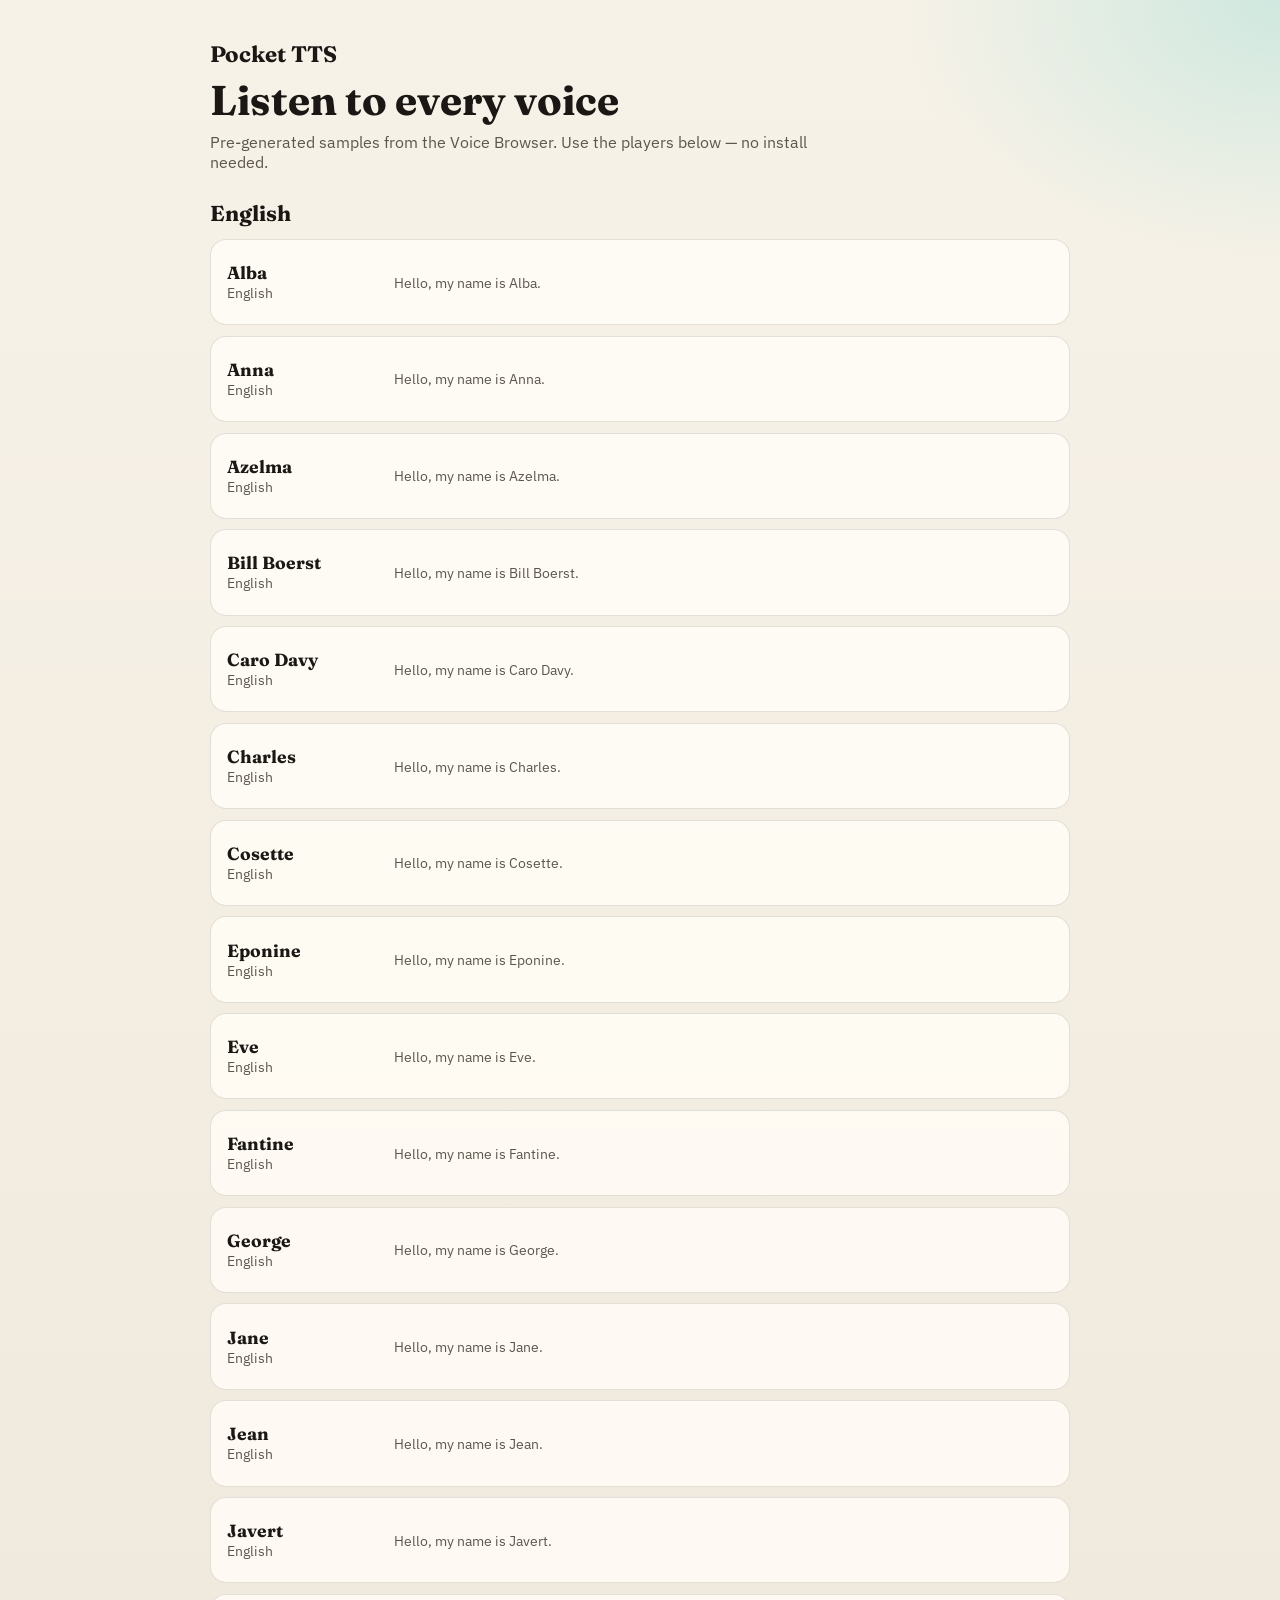
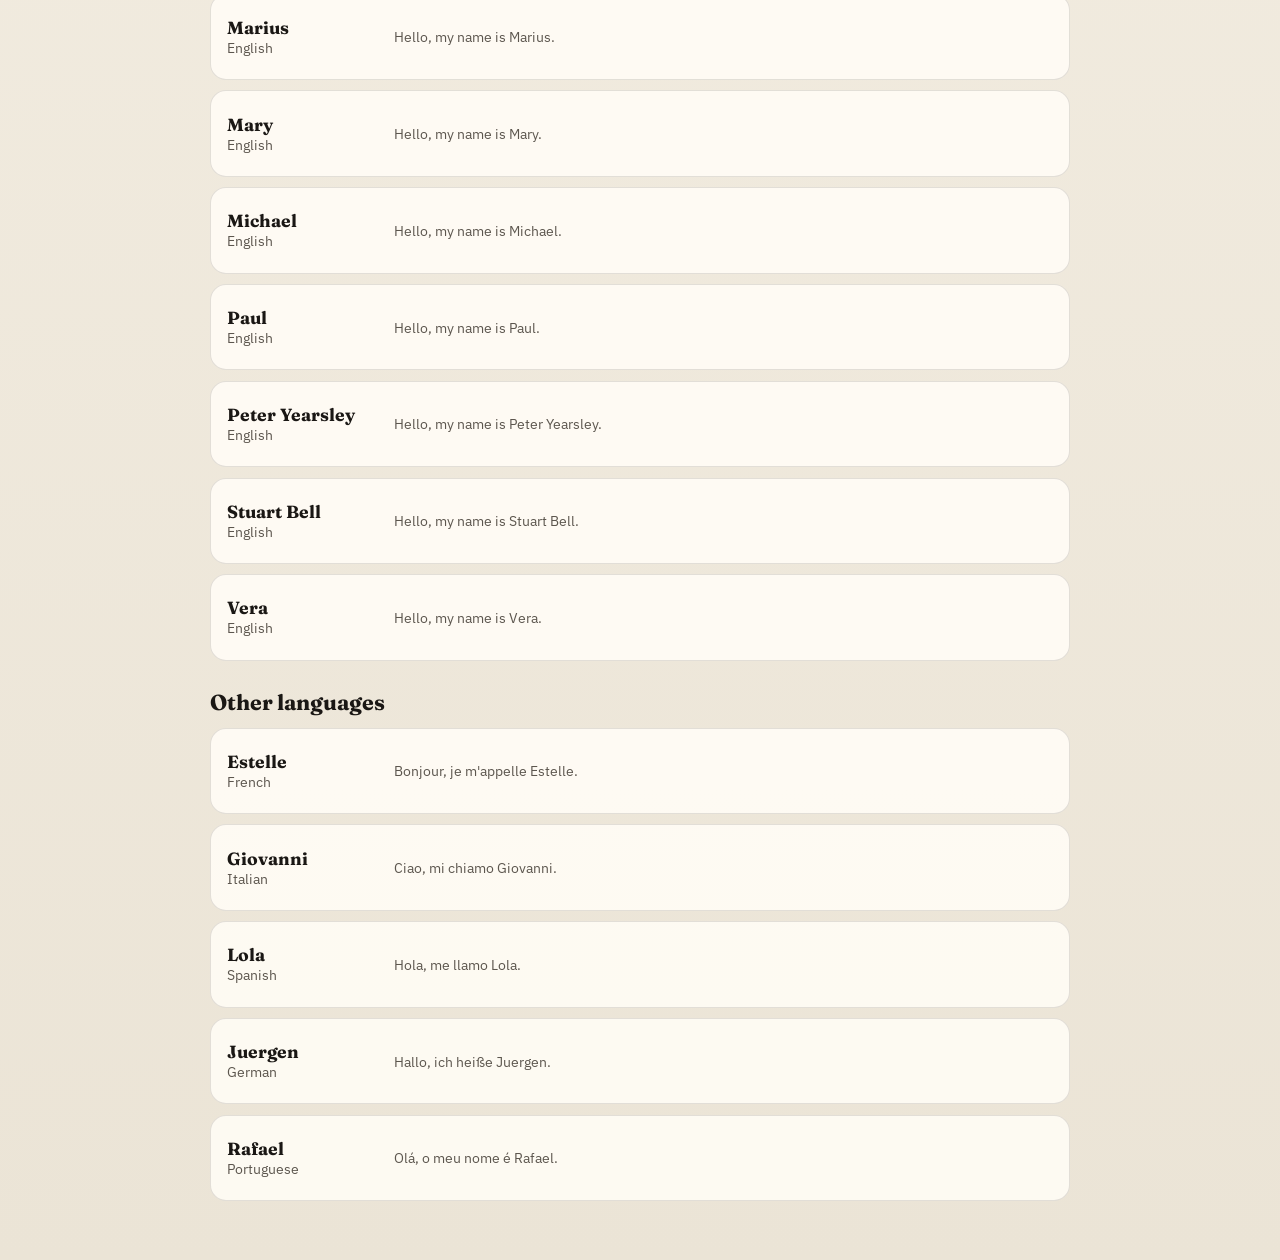
<file: listen.html>
<!DOCTYPE html>
<html lang="en">
<head>
  <meta charset="UTF-8" />
  <meta name="viewport" content="width=device-width, initial-scale=1" />
  <title>Pocket TTS — Listen to every voice</title>
  <link rel="preconnect" href="https://fonts.googleapis.com" />
  <link rel="preconnect" href="https://fonts.gstatic.com" crossorigin />
  <link href="https://fonts.googleapis.com/css2?family=Fraunces:opsz,wght@9..144,600;9..144,700&family=IBM+Plex+Sans:wght@400;500;600&display=swap" rel="stylesheet" />
  <style>
    :root {
      --ink: #1a1714;
      --muted: #5c564e;
      --paper: #f3eee4;
      --panel: rgba(255, 252, 246, 0.9);
      --line: rgba(26, 23, 20, 0.12);
      --accent: #0f6e56;
      --font-display: "Fraunces", Georgia, serif;
      --font-body: "IBM Plex Sans", "Segoe UI", sans-serif;
    }
    * { box-sizing: border-box; }
    body {
      margin: 0;
      font-family: var(--font-body);
      color: var(--ink);
      background:
        radial-gradient(900px 500px at 8% -10%, #e8d7b8 0%, transparent 60%),
        radial-gradient(700px 480px at 100% 0%, #cfe8df 0%, transparent 55%),
        linear-gradient(180deg, #f7f2e8 0%, #ebe4d6 100%);
      min-height: 100vh;
    }
    main {
      max-width: 900px;
      margin: 0 auto;
      padding: 2.5rem 1.25rem 3rem;
    }
    h1 {
      font-family: var(--font-display);
      font-size: clamp(2rem, 4vw, 2.6rem);
      margin: 0 0 0.4rem;
    }
    .lede { color: var(--muted); margin: 0 0 1.75rem; max-width: 40rem; }
    h2 {
      font-family: var(--font-display);
      font-size: 1.35rem;
      margin: 1.75rem 0 0.75rem;
    }
    .card {
      display: grid;
      grid-template-columns: 1fr;
      gap: 0.45rem;
      padding: 0.95rem 1rem;
      margin-bottom: 0.65rem;
      border: 1px solid var(--line);
      border-radius: 16px;
      background: var(--panel);
    }
    @media (min-width: 700px) {
      .card {
        grid-template-columns: 160px 1fr auto;
        align-items: center;
      }
    }
    .name { font-family: var(--font-display); font-weight: 700; font-size: 1.1rem; }
    .meta { color: var(--muted); font-size: 0.9rem; }
    audio { width: 100%; max-width: 320px; }
    a { color: var(--accent); }
  </style>
</head>
<body>
  <main>
    <p style="margin:0 0 0.35rem;font-family:var(--font-display);font-size:1.4rem;font-weight:700;">Pocket TTS</p>
    <h1>Listen to every voice</h1>
    <p class="lede">Pre-generated samples from the Voice Browser. Use the players below — no install needed.</p>

    <h2>English</h2>
    <div id="en"></div>

    <h2>Other languages</h2>
    <div id="other"></div>
  </main>
  <script>
    const voices = [
      { id: "alba", name: "Alba", language: "English", sample: "Hello, my name is Alba." },
      { id: "anna", name: "Anna", language: "English", sample: "Hello, my name is Anna." },
      { id: "azelma", name: "Azelma", language: "English", sample: "Hello, my name is Azelma." },
      { id: "bill_boerst", name: "Bill Boerst", language: "English", sample: "Hello, my name is Bill Boerst." },
      { id: "caro_davy", name: "Caro Davy", language: "English", sample: "Hello, my name is Caro Davy." },
      { id: "charles", name: "Charles", language: "English", sample: "Hello, my name is Charles." },
      { id: "cosette", name: "Cosette", language: "English", sample: "Hello, my name is Cosette." },
      { id: "eponine", name: "Eponine", language: "English", sample: "Hello, my name is Eponine." },
      { id: "eve", name: "Eve", language: "English", sample: "Hello, my name is Eve." },
      { id: "fantine", name: "Fantine", language: "English", sample: "Hello, my name is Fantine." },
      { id: "george", name: "George", language: "English", sample: "Hello, my name is George." },
      { id: "jane", name: "Jane", language: "English", sample: "Hello, my name is Jane." },
      { id: "jean", name: "Jean", language: "English", sample: "Hello, my name is Jean." },
      { id: "javert", name: "Javert", language: "English", sample: "Hello, my name is Javert." },
      { id: "marius", name: "Marius", language: "English", sample: "Hello, my name is Marius." },
      { id: "mary", name: "Mary", language: "English", sample: "Hello, my name is Mary." },
      { id: "michael", name: "Michael", language: "English", sample: "Hello, my name is Michael." },
      { id: "paul", name: "Paul", language: "English", sample: "Hello, my name is Paul." },
      { id: "peter_yearsley", name: "Peter Yearsley", language: "English", sample: "Hello, my name is Peter Yearsley." },
      { id: "stuart_bell", name: "Stuart Bell", language: "English", sample: "Hello, my name is Stuart Bell." },
      { id: "vera", name: "Vera", language: "English", sample: "Hello, my name is Vera." },
      { id: "estelle", name: "Estelle", language: "French", sample: "Bonjour, je m'appelle Estelle." },
      { id: "giovanni", name: "Giovanni", language: "Italian", sample: "Ciao, mi chiamo Giovanni." },
      { id: "lola", name: "Lola", language: "Spanish", sample: "Hola, me llamo Lola." },
      { id: "juergen", name: "Juergen", language: "German", sample: "Hallo, ich heiße Juergen." },
      { id: "rafael", name: "Rafael", language: "Portuguese", sample: "Olá, o meu nome é Rafael." },
    ];

    // Prefer relative paths (GitHub Pages / local). Fallback to raw GitHub CDN.
    const RAW = "https://raw.githubusercontent.com/HamzaRaouf/pocket-tts-setup/main/samples";

    function card(v) {
      const src = `samples/${v.id}.wav`;
      const el = document.createElement("article");
      el.className = "card";
      el.innerHTML = `
        <div>
          <div class="name">${v.name}</div>
          <div class="meta">${v.language}</div>
        </div>
        <div class="meta">${v.sample}</div>
        <audio controls preload="none" src="${src}"
          onerror="this.onerror=null; this.src='${RAW}/${v.id}.wav'"></audio>
      `;
      return el;
    }

    const en = document.getElementById("en");
    const other = document.getElementById("other");
    for (const v of voices) {
      (v.language === "English" ? en : other).appendChild(card(v));
    }
  </script>
</body>
</html>
</file>
